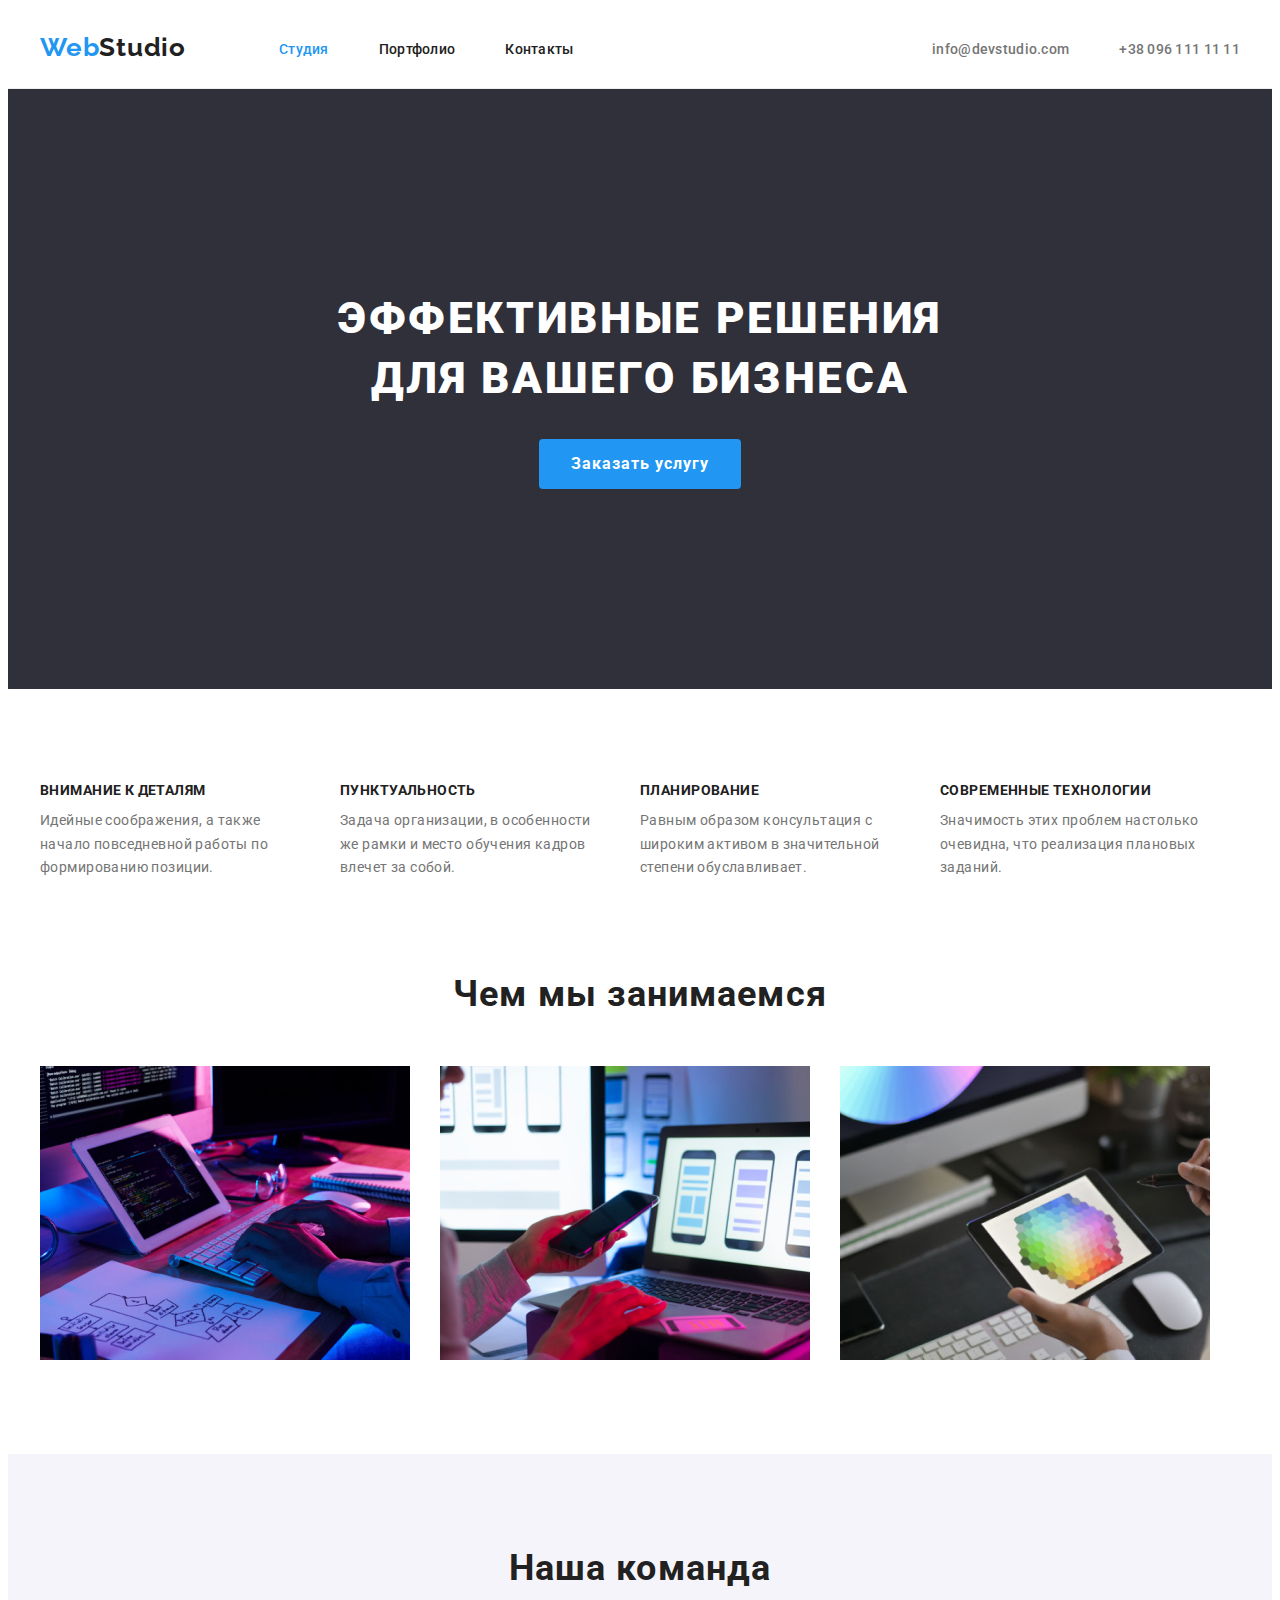
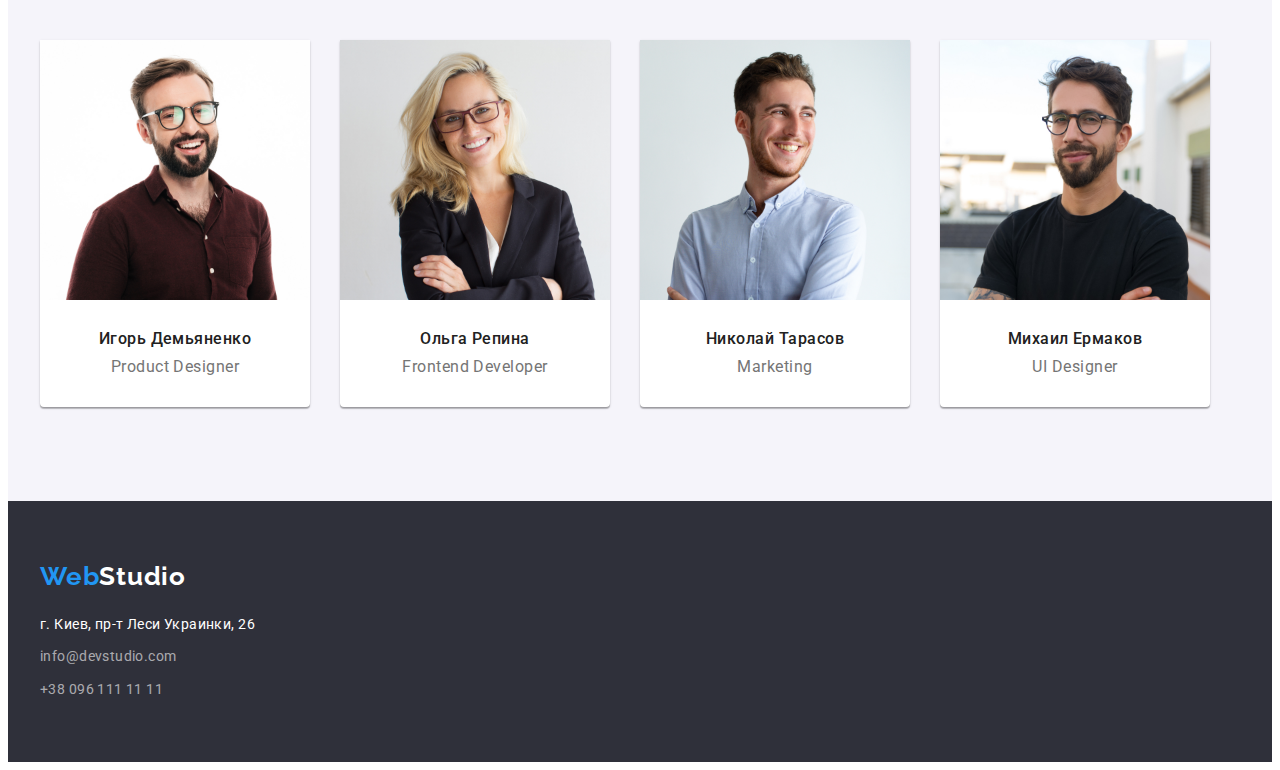
<file: index.html>
<!DOCTYPE html>
<html lang="ru">
  <head>
    <meta charset="UTF-8" />
    <meta http-equiv="X-UA-Compatible" content="IE=edge" />
    <meta name="viewport" content="width=device-width, initial-scale=1.0" />
    <title>WebStudio</title>

    <link rel="preconnect" href="https://fonts.googleapis.com" />
    <link rel="preconnect" href="https://fonts.gstatic.com" crossorigin />
    <link
      href="https://fonts.googleapis.com/css2?family=Raleway:wght@700&family=Roboto:wght@400;500;700;900&display=swap"
      rel="stylesheet"
    />
    <link
      rel="stylesheet"
      href="https://cdnjs.cloudflare.com/ajax/libs/modern-normalize/1.1.0/modern-normalize.min.css"
      integrity="sha512-wpPYUAdjBVSE4KJnH1VR1HeZfpl1ub8YT/NKx4PuQ5NmX2tKuGu6U/JRp5y+Y8XG2tV+wKQpNHVUX03MfMFn9Q=="
      crossorigin="anonymous"
      referrerpolicy="no-referrer"
    />
    <link rel="stylesheet" href="./css/reset.css" />
    <link rel="stylesheet" href="./css/style.css" />
  </head>
  <body>
    <header class="header-section">
      <div class="container">
        <nav class="nav-container">
          <a class="logo-header" href="./index.html"><span class="accent-blue">Web</span>Studio</a>
          <ul class="nav-section">
            <li class="nav-list"><a class="link-header active" href="./index.html">Студия</a></li>
            <li class="nav-list"><a class="link-header" href="./portfolio.html">Портфолио</a></li>
            <li class="nav-list"><a class="link-header" href="">Контакты</a></li>
          </ul>
          <ul class="contacts-section">
            <li class="contacts-items">
              <a class="adress-header link-header" href="mailto:info@devstudio.com"
                >info@devstudio.com</a
              >
            </li>
            <li>
              <a class="adress-header link-header" href="tel:+380961111111">+38 096 111 11 11</a>
            </li>
          </ul>
        </nav>
      </div>
    </header>

    <main>
      <section class="main-section">
        <div class="container">
          <h1 class="main-section-title">Эффективные решения для вашего бизнеса</h1>
          <button class="button-primary" type="button">Заказать услугу</button>
        </div>
      </section>

      <section class="benefits-section">
        <div class="container">
          <ul class="benefits-container">
            <li class="benefits-description">
              <h3 class="benefits-title">Внимание к деталям</h3>
              <p class="benefits-text">
                Идейные соображения, а также начало повседневной работы по формированию позиции.
              </p>
            </li>
            <li class="benefits-description">
              <h3 class="benefits-title">Пунктуальность</h3>
              <p class="benefits-text">
                Задача организации, в особенности же рамки и место обучения кадров влечет за собой.
              </p>
            </li>
            <li class="benefits-description">
              <h3 class="benefits-title">Планирование</h3>
              <p class="benefits-text">
                Равным образом консультация с широким активом в значительной степени обуславливает.
              </p>
            </li>
            <li class="benefits-description">
              <h3 class="benefits-title">Современные технологии</h3>
              <p class="benefits-text">
                Значимость этих проблем настолько очевидна, что реализация плановых заданий.
              </p>
            </li>
          </ul>
        </div>
      </section>

      <section class="section-works">
        <div class="container">
          <h2 class="section-title">Чем мы занимаемся</h2>
          <ul class="works-list">
            <li class="works-items">
              <img src="./images/box1.jpg" width="370" alt="Робота за комп'ютером" />
            </li>
            <li class="works-items">
              <img src="./images/img.jpg" width="370" alt="Робота за комп'ютером" />
            </li>
            <li class="works-items">
              <img src="./images/box2.jpg" width="370" alt="Робота за комп'ютером" />
            </li>
          </ul>
        </div>
      </section>

      <section class="section-command">
        <div class="container">
          <h2 class="section-title">Наша команда</h2>
          <ul class="command-list">
            <li class="command-people">
              <img src="./images/people1.jpg" width="270" alt="Игорь Демьяненко" />
              <div class="command-container">
                <h3 class="command-title">Игорь Демьяненко</h3>
                <p class="command-text">Product Designer</p>
              </div>
            </li>
            <li class="command-people">
              <img src="./images/people2.jpg" width="270" alt="Ольга Репина" />
              <div class="command-container">
                <h3 class="command-title">Ольга Репина</h3>
                <p class="command-text">Frontend Developer</p>
              </div>
            </li>
            <li class="command-people">
              <img src="./images/people3.jpg" width="270" alt="Николай Тарасов" />
              <div class="command-container">
                <h3 class="command-title">Николай Тарасов</h3>
                <p class="command-text">Marketing</p>
              </div>
            </li>
            <li class="command-people">
              <img src="./images/people4.jpg" width="270" alt="Михаил Ермаков" />
              <div class="command-container">
                <h3 class="command-title">Михаил Ермаков</h3>
                <p class="command-text">UI Designer</p>
              </div>
            </li>
          </ul>
        </div>
      </section>
    </main>

    <footer class="footer">
      <div class="container">
        <a class="logo-footer" href="index.html"
          ><span class="accent-blue">Web</span><span class="accent-white">Studio</span></a
        >
        <ul class="footer-list">
          <li class="footer-item"><p class="home-adress">г. Киев, пр-т Леси Украинки, 26</p></li>
          <li class="footer-item">
            <a class="adress-footer link-footer" href="mailto:info@devstudio.com"
              >info@devstudio.com</a
            >
          </li>
          <li class="footer-item">
            <a class="adress-footer link-footer" href="tel:+380961111111">+38 096 111 11 11</a>
          </li>
        </ul>
      </div>
    </footer>
  </body>
</html>
</file>
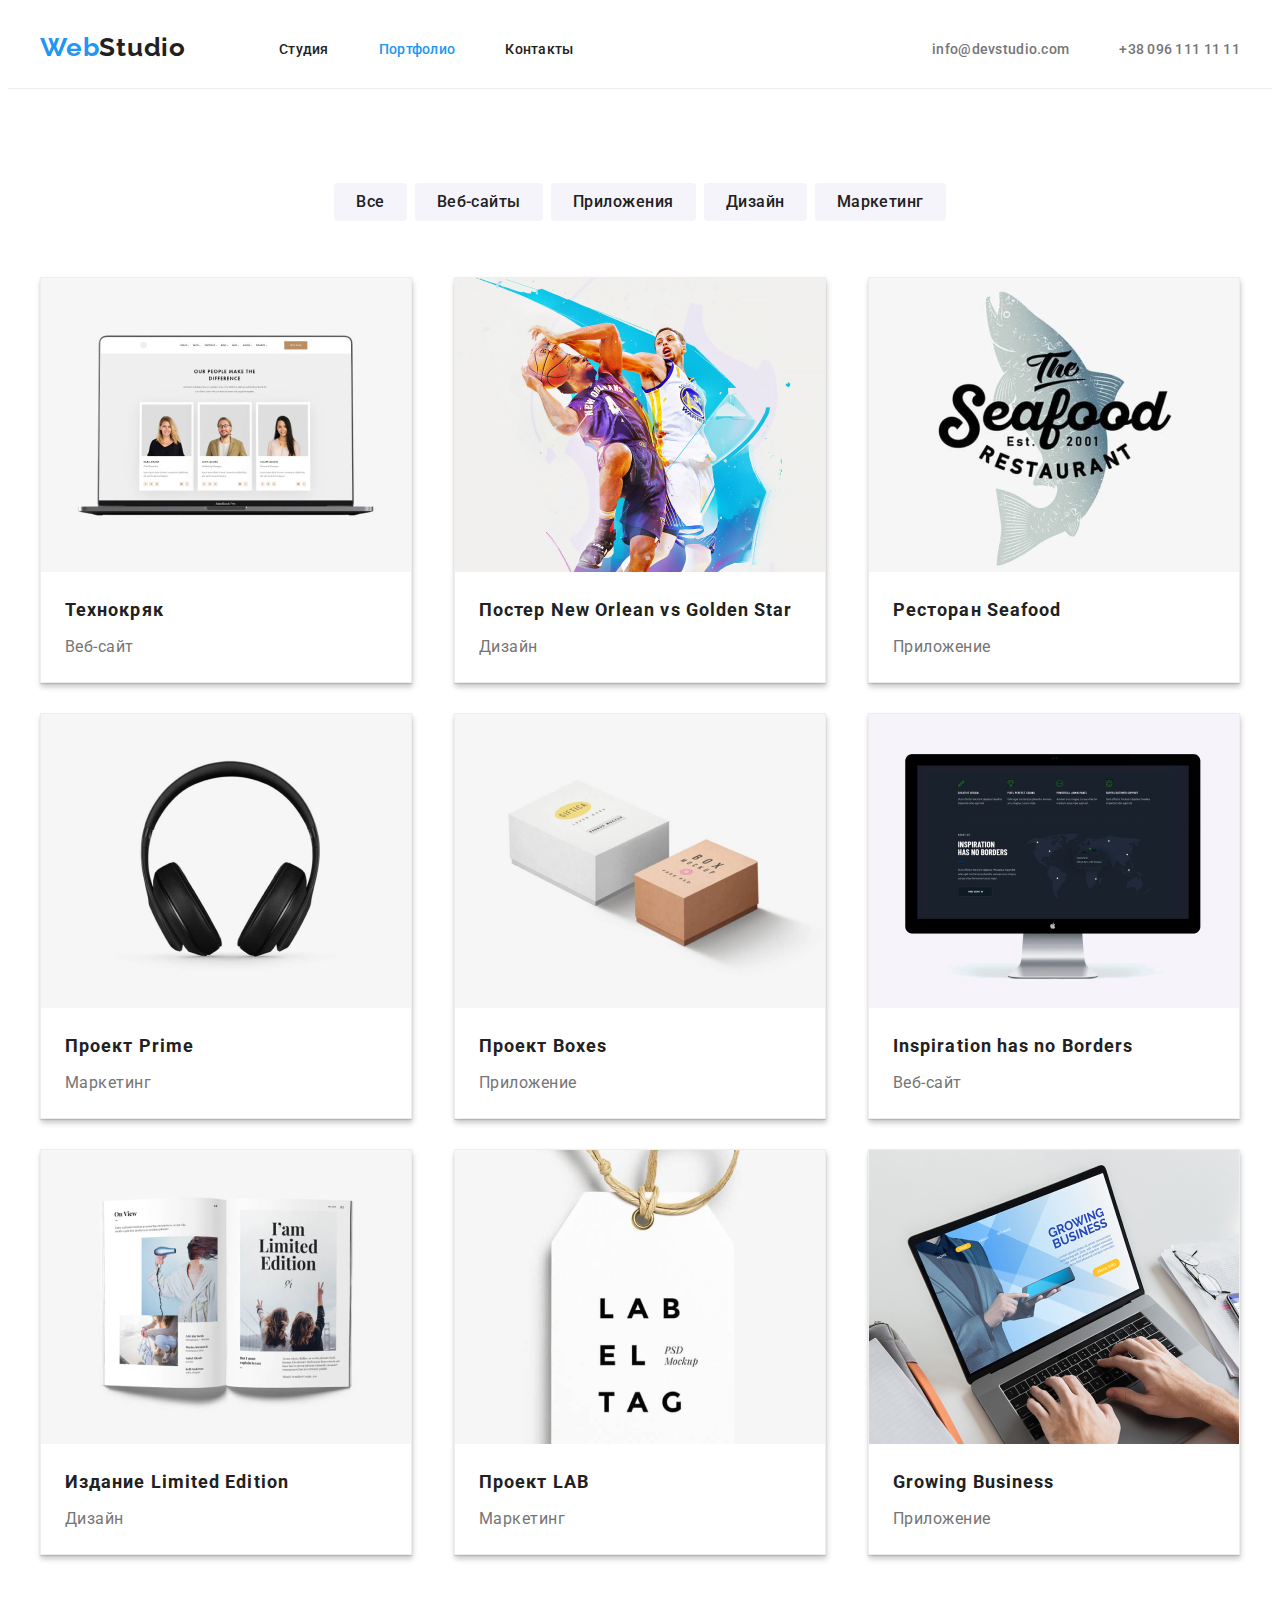
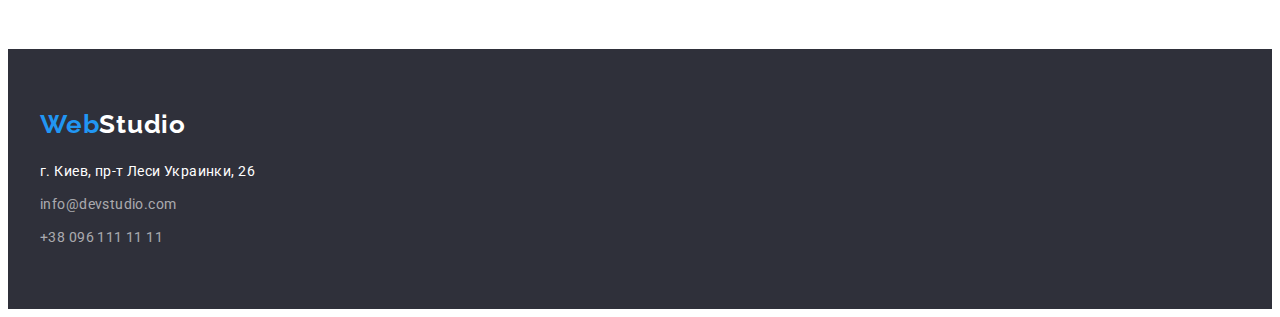
<file: portfolio.html>
<!DOCTYPE html>
<html lang="ru">
  <head>
    <meta charset="UTF-8" />
    <meta http-equiv="X-UA-Compatible" content="IE=edge" />
    <meta name="viewport" content="width=device-width, initial-scale=1.0" />
    <title>WebStudio</title>

    <link rel="preconnect" href="https://fonts.googleapis.com" />
    <link rel="preconnect" href="https://fonts.gstatic.com" crossorigin />
    <link
      href="https://fonts.googleapis.com/css2?family=Raleway:wght@700&family=Roboto:wght@400;500;700;900&display=swap"
      rel="stylesheet"
    />
    <link
      rel="stylesheet"
      href="https://cdnjs.cloudflare.com/ajax/libs/modern-normalize/1.1.0/modern-normalize.min.css"
      integrity="sha512-wpPYUAdjBVSE4KJnH1VR1HeZfpl1ub8YT/NKx4PuQ5NmX2tKuGu6U/JRp5y+Y8XG2tV+wKQpNHVUX03MfMFn9Q=="
      crossorigin="anonymous"
      referrerpolicy="no-referrer"
    />
    <link rel="stylesheet" href="./css/reset.css" />
    <link rel="stylesheet" href="./css/style.css" />
  </head>
  <body>
    <header class="header-section">
      <div class="container">
        <nav class="nav-container">
          <a class="logo-header" href="./index.html"><span class="accent-blue">Web</span>Studio</a>
          <ul class="nav-section">
            <li class="nav-list"><a class="link-header" href="./index.html">Студия</a></li>
            <li class="nav-list">
              <a class="link-header active" href="./portfolio.html">Портфолио</a>
            </li>
            <li class="nav-list"><a class="link-header" href="">Контакты</a></li>
          </ul>
          <ul class="contacts-section">
            <li class="contacts-items">
              <a class="adress-header link-header" href="mailto:info@devstudio.com"
                >info@devstudio.com</a
              >
            </li>
            <li>
              <a class="adress-header link-header" href="tel:+380961111111">+38 096 111 11 11</a>
            </li>
          </ul>
        </nav>
      </div>
    </header>
    <main>
      <section class="photo-portfolio">
        <div class="container">
          <h1 class="visually-hidden">Фотокарточки</h1>
          <ul class="btn-list">
            <li class="btn-item"><button class="button" type="button">Все</button></li>
            <li class="btn-item"><button class="button" type="button">Веб-сайты</button></li>
            <li class="btn-item"><button class="button" type="button">Приложения</button></li>
            <li class="btn-item"><button class="button" type="button">Дизайн</button></li>
            <li class="btn-item"><button class="button" type="button">Маркетинг</button></li>
          </ul>

          <ul class="portfolio-list">
            <li class="portfolio-item">
              <a href="./">
                <img src="./images/image-portfolio/img1.jpg" width="370" alt="Технокряк" />
                <div class="portfolio-adout">
                  <h3 class="section-all-title">Технокряк</h3>
                  <p class="section-all-text">Веб-сайт</p>
                </div>
              </a>
            </li>
            <li class="portfolio-item">
              <a href="./">
                <img
                  src="./images/image-portfolio/img2.jpg"
                  width="370"
                  alt="Постер New Orlean vs Golden Star"
                />
                <div class="portfolio-adout">
                  <h3 class="section-all-title">Постер New Orlean vs Golden Star</h3>
                  <p class="section-all-text">Дизайн</p>
                </div>
              </a>
            </li>
            <li class="portfolio-item">
              <a href="./">
                <img src="./images/image-portfolio/img3.jpg" width="370" alt="Ресторан Seafood" />
                <div class="portfolio-adout">
                  <h3 class="section-all-title">Ресторан Seafood</h3>
                  <p class="section-all-text">Приложение</p>
                </div>
              </a>
            </li>
            <li class="portfolio-item">
              <a href="./">
                <img src="./images/image-portfolio/img4.jpg" width="370" alt="Проект Prime" />
                <div class="portfolio-adout">
                  <h3 class="section-all-title">Проект Prime</h3>
                  <p class="section-all-text">Маркетинг</p>
                </div>
              </a>
            </li>
            <li class="portfolio-item">
              <a href="./">
                <img src="./images/image-portfolio/img5.jpg" width="370" alt="Проект Boxes" />
                <div class="portfolio-adout">
                  <h3 class="section-all-title">Проект Boxes</h3>
                  <p class="section-all-text">Приложение</p>
                </div>
              </a>
            </li>
            <li class="portfolio-item">
              <a href="./"
                ><img
                  src="./images/image-portfolio/img6.jpg"
                  width="370"
                  alt="Inspiration has no Borders"
                />
                <div class="portfolio-adout">
                  <h3 class="section-all-title">Inspiration has no Borders</h3>
                  <p class="section-all-text">Веб-сайт</p>
                </div>
              </a>
            </li>
            <li class="portfolio-item">
              <a href="./">
                <img
                  src="./images/image-portfolio/img7.jpg"
                  width="370"
                  alt="Издание Limited Edition"
                />
                <div class="portfolio-adout">
                  <h3 class="section-all-title">Издание Limited Edition</h3>
                  <p class="section-all-text">Дизайн</p>
                </div>
              </a>
            </li>
            <li class="portfolio-item">
              <a href="./">
                <img src="./images/image-portfolio/img8.jpg" width="370" alt="Проект LAB" />
                <div class="portfolio-adout">
                  <h3 class="section-all-title">Проект LAB</h3>
                  <p class="section-all-text">Маркетинг</p>
                </div>
              </a>
            </li>
            <li class="portfolio-item">
              <a href="./">
                <img src="./images/image-portfolio/img9.jpg" width="370" alt="Growing Business" />
                <div class="portfolio-adout">
                  <h3 class="section-all-title">Growing Business</h3>
                  <p class="section-all-text">Приложение</p>
                </div>
              </a>
            </li>
          </ul>
        </div>
      </section>
    </main>

    <footer class="footer">
      <div class="container">
        <a class="logo-footer" href="index.html"
          ><span class="accent-blue">Web</span><span class="accent-white">Studio</span></a
        >
        <ul class="footer-list">
          <li class="footer-item"><p class="home-adress">г. Киев, пр-т Леси Украинки, 26</p></li>
          <li class="footer-item">
            <a class="adress-footer link-footer" href="mailto:info@devstudio.com"
              >info@devstudio.com</a
            >
          </li>
          <li class="footer-item">
            <a class="adress-footer link-footer" href="tel:+380961111111">+38 096 111 11 11</a>
          </li>
        </ul>
      </div>
    </footer>
  </body>
</html>
</file>
<file: css/style.css>
/* главный цвет шрифта #212121; */
/* вторичный цвет фона #757575; */
/* белый #FFFFFF; */
/* акцент #2196F3; */
/* фон главной секции студии и футера #2F303A; */
/* фон секции наша команда и кнопок в портфолио #F5F4FA; */
/* цвет ссылок футера #rgba(255, 255, 255, 0.6); */

:root {
  --main-text-color: #212121;
  --secont-text-color: #757575;
  --white-text-color: #ffffff;
  --accent: #2196f3;
  --background-main-section-studio-and-footer: #2f303a;
  --background-section-command-and-button-portfolio: #f5f4fa;
}

body {
  background-color: var(--white-text-color);
  color: var(--main-text-color);
  font-family: roboto, sans-serif;
}

.container {
  width: 1200px;
  margin: 0 auto;
  padding-left: 15px;
  padding-right: 15px;
}
/*-----------------ХЕДЕР-------------- */
.header-section {
  border-bottom: 1px solid #ececec;
}
/* Логотип */

.logo-header {
  padding: 24px 0px 25px 0px;
  margin-right: 93px;

  color: var(--main-text-color);
  font-family: Raleway, sans-serif;
  font-weight: 700;
  font-size: 26px;
  line-height: 1.2;
  letter-spacing: 0.03em;
  text-decoration: none;
  display: flex;
}
.logo-footer {
  margin-bottom: 20px;

  color: var(--main-text-color);
  font-family: Raleway, sans-serif;
  font-weight: 700;
  font-size: 26px;
  line-height: 1.2;
  letter-spacing: 0.03em;
  text-decoration: none;
  display: flex;
}
.accent-blue {
  color: var(--accent);
}
.accent-white {
  color: var(--white-text-color);
}
.footer {
  background-color: var(--background-main-section-studio-and-footer);
  padding: 60px 0px 60px 0px;
  margin: 0px auto;
}

/* Оформление кнопок */

.button {
  display: inline-block;
  margin: 0 auto;
  padding: 6px 22px;
  border-radius: 4px;
  border: none;

  color: var(--main-text-color);
  background-color: var(--background-section-command-and-button-portfolio);
  font-family: inherit;
  font-weight: 500;
  font-size: 16px;
  line-height: 1.62;
  letter-spacing: 0.03em;
}

.button:hover,
.button:focus {
  display: inline-block;
  margin: 0 auto;
  padding: 6px 22px;
  border-radius: 4px;
  border: none;

  color: var(--white-text-color);
  background-color: var(--accent);
  font-family: inherit;
  font-weight: 500;
  font-size: 16px;
  line-height: 1.62;
  letter-spacing: 0.03em;
}

.button-primary {
  display: inline-block;
  border-radius: 4px;
  min-width: 200px;
  padding: 10px 32px;
  border: none;
  color: var(--white-text-color);
  background-color: var(--accent);

  font-family: inherit;
  font-weight: 700;
  font-size: 16px;
  line-height: 1.87;
  letter-spacing: 0.06em;
  text-align: center;
}
/* Ссылки шапки */
.nav-container {
  display: flex;
  align-items: center;
}
.nav-section {
  display: flex;
}

.nav-list {
  margin-right: 50px;
}
.nav-list:last-child {
  margin-right: 0px;
}

.contacts-section {
  display: flex;
  margin-left: auto;
}

.link-header {
  padding: 32px 0px;

  color: var(--main-text-color);
  font-weight: 500;
  font-size: 14px;
  line-height: 1.14;
  letter-spacing: 0.02em;
  text-decoration: none;
}
.link-header:hover,
.link-header:focus {
  color: var(--accent);
  font-weight: 500;
  font-size: 14px;
  line-height: 1.14;
  letter-spacing: 0.02em;
  text-decoration: none;
}

.active {
  color: var(--accent);
  font-weight: 500;
  font-size: 14px;
  line-height: 1.14;
  letter-spacing: 0.02em;
  text-decoration: none;
}
/* Ссылки подвала */
.link-footer {
  color: var(--color-a-footer);
  font-weight: 400;
  font-size: 14px;
  line-height: 1.7;
  letter-spacing: 0.03em;
  text-decoration: none;
}
.link-footer:hover {
  color: var(--accent);
  font-weight: 400;
  font-size: 14px;
  line-height: 1.7;
  letter-spacing: 0.03em;
  text-decoration: none;
}
.link-footer:focus {
  color: var(--accent);
  font-weight: 400;
  font-size: 14px;
  line-height: 1.7;
  letter-spacing: 0.03em;
  text-decoration: none;
}
.home-adress {
  display: inline-block;
  color: var(--white-text-color);
  font-weight: 400;
  font-size: 14px;
  line-height: 1.7;
  letter-spacing: 0.03em;
}
.adress-header {
  color: var(--secont-text-color);
}

.contacts-items:first-child {
  margin-right: 50px;
}

.adress-footer {
  color: rgba(255, 255, 255, 0.6);
}
/* Главная секция */
.main-section {
  background-color: var(--background-main-section-studio-and-footer);
  text-align: center;
  padding-top: 200px;
  padding-bottom: 200px;
}
.main-section-title {
  color: var(--white-text-color);
  font-weight: 900;
  font-size: 44px;
  line-height: 1.36;

  letter-spacing: 0.06em;
  text-transform: uppercase;

  max-width: 696px;
  padding-bottom: 30px;
  margin: 0 auto;
}

/* Секция преимущества */
.benefits-section {
  padding: 94px 0px 47px 0px;
}

.benefits-container {
  display: flex;
}
.benefits-title {
  color: var(--main-text-color);
  font-weight: 700;
  font-size: 14px;
  line-height: 1.14;
  letter-spacing: 0.03em;
  text-transform: uppercase;

  margin-bottom: 10px;
}

.benefits-description {
  margin-right: 30px;
}
.benefits-description:last-child {
  margin-right: 0px;
}

.benefits-text {
  color: var(--secont-text-color);
  font-weight: 400;
  font-size: 14px;
  line-height: 1.7;
  letter-spacing: 0.03em;
}

.benefits-text {
  max-width: 270px;
}
/* Секция чем мы занимаемся */
.section-works {
  padding-top: 47px;
  padding-bottom: 94px;
}

.works-list {
  display: flex;
  margin-right: -30px;
}

.works-items {
  margin-right: 30px;
  width: 370px;
}

.section-title {
  color: var(--main-text-color);
  font-weight: bold;
  font-size: 36px;
  line-height: 1.16;
  text-align: center;
  letter-spacing: 0.03em;

  margin-bottom: 50px;
}
/* Секция наша команда */
.section-command {
  background-color: var(--background-section-command-and-button-portfolio);
  padding-top: 94px;
  padding-bottom: 94px;
  text-align: center;
}

.command-container {
  padding: 30px 0px;
}
.command-people {
  background-color: var(--white-text-color);
  width: 270px;
  margin-right: 30px;
  box-shadow: 0px 1px 3px rgba(0, 0, 0, 0.12), 0px 1px 1px rgba(0, 0, 0, 0.14),
    0px 2px 1px rgba(0, 0, 0, 0.2);
  border-radius: 0px 0px 4px 4px;
}

.command-people:last-child {
  margin-right: 0px;
}

.command-title {
  margin-bottom: 10px;

  color: var(--main-text-color);
  font-weight: 500;
  font-size: 16px;
  line-height: 1.18;
  letter-spacing: 0.03em;
}

.command-list {
  display: flex;
  flex-wrap: wrap;
}

.command-text {
  color: var(--secont-text-color);
  font-weight: 400;
  font-size: 16px;
  line-height: 1.18;
  letter-spacing: 0.03em;
}

/* Порфолио */

/* Секция все */

.btn-list {
  display: flex;
  justify-content: center;
  margin-bottom: 56px;
}

.btn-item {
  margin-right: 8px;
}
.btn-item:last-child {
  margin-right: 0;
}
.visually-hidden {
  position: absolute;
  width: 1px;
  height: 1px;
  margin: -1px;
  padding: 0;
  overflow: hidden;
  border: 0;
  clip: rect(0 0 0 0);
}
.portfolio-list {
  display: flex;
  flex-wrap: wrap;
  justify-content: space-between;
}

.portfolio-item {
  margin-bottom: 30px;

  background-color: var(--white-text-color);
  width: 370px;

  border: 1px solid #eeeeee;

  box-shadow: 0px 1px 1px rgba(0, 0, 0, 0.12), 0px 4px 4px rgba(0, 0, 0, 0.06),
    1px 4px 6px rgba(0, 0, 0, 0.16);
}

.portfolio-item:nth-child(n + 7) {
  margin-bottom: 0;
}
.portfolio-adout {
  padding: 20px 24px;
}
.section-all-title {
  margin-bottom: 4px;

  color: var(--main-text-color);
  font-weight: 700;
  font-size: 18px;
  line-height: 2;
  letter-spacing: 0.06em;
}
.section-all-text {
  color: var(--secont-text-color);
  font-weight: 400;
  font-size: 16px;
  line-height: 1.87;
  letter-spacing: 0.03em;
}

.photo-portfolio a {
  text-decoration: none;
}

.photo-portfolio {
  padding: 94px 0px 94px 0px;
}

.footer-list {
  display: flex;
  flex-direction: column;
}
.footer-item {
  margin-bottom: 9px;
}
.footer-item:last-child {
  margin-bottom: 0px;
}
</file>
